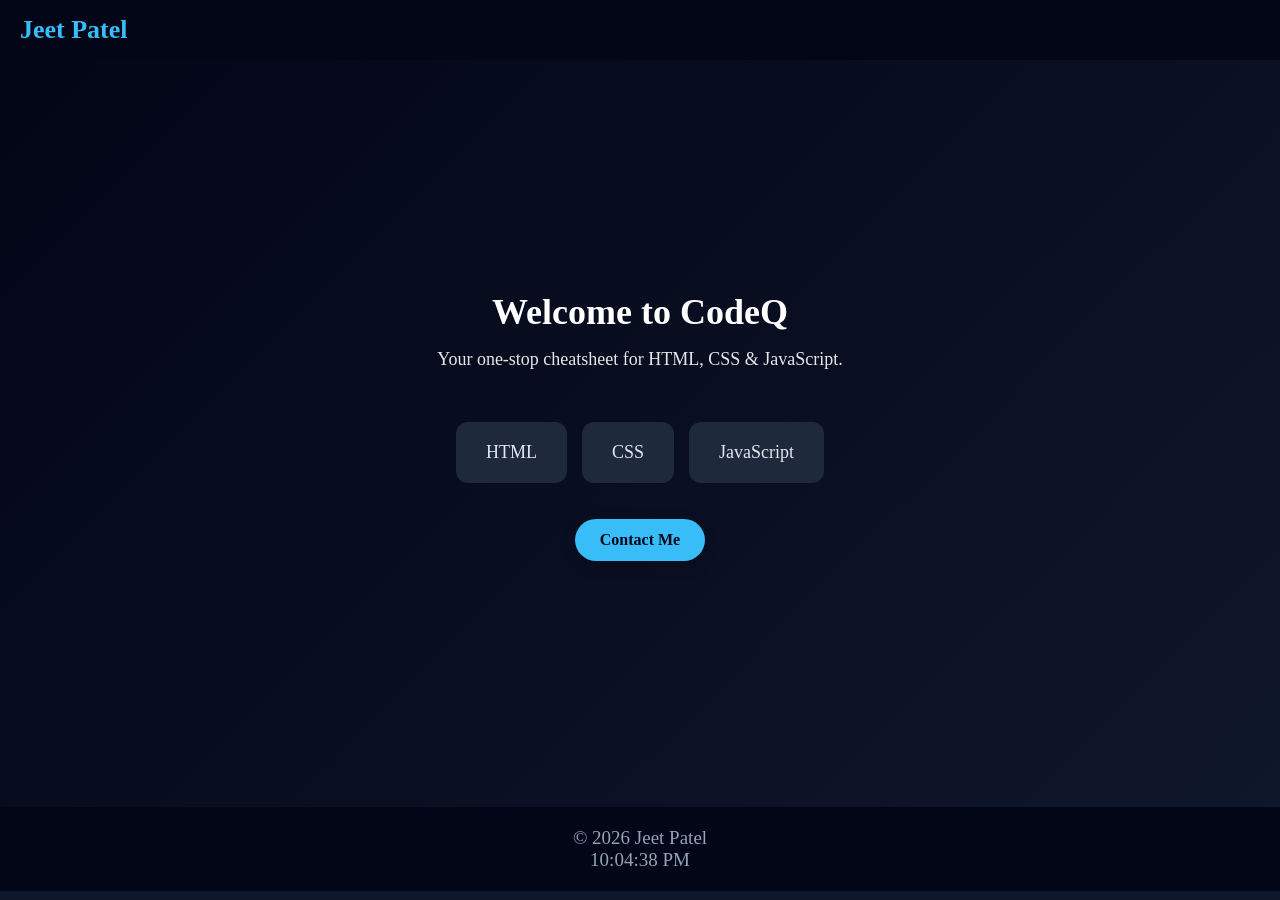
<file: index.html>
<!DOCTYPE html>
<html lang="en">

<head>
    <meta charset="UTF-8">
    <meta name="viewport" content="width=device-width, initial-scale=1.0">
    <title>CodeQuickHub - Personal Website</title>
    <link rel="stylesheet" href="style.css">
</head>

<body>


    <nav>
        <div class="logo">Jeet Patel</div>
    </nav>


    <header class="hero">
        <h1 id="typing"></h1>
        <p>Your one-stop cheatsheet for HTML, CSS & JavaScript.</p>

        <div class="hero-buttons">
            <section class="quick-links">
                <a href="html-cheatsheet.html" class="card">HTML</a>
                <a href="css-cheatsheet.html" class="card">CSS</a>
                <a href="JS-cheatsheet.html" class="card">JavaScript</a>
            </section>
            <button id="contactBtn" class="btnContact">Contact Me</button>
        </div>
    </header>

    <!-- Contact Form Popup -->
    <div id="contactPopup" class="popup">
        <div class="popup-content">
            <span id="closePopup" class="close">&times;</span>
            <h2>Contact Me</h2>
            <form id="contactForm">
                <input type="text" name="name" placeholder="Your Name" required>
                <input type="email" name="email" placeholder="Your Email" required>
                <textarea name="message" rows="4" placeholder="Your Message" required></textarea>
                <button type="submit" class="btn">Send</button>

                <br>
                <br>

                <div class="contact-links">

                    <a href="mailto:jeetpatel1344@gmail.com">📧 Email Me</a>

                    <a href="https://www.linkedin.com/in/jeet-patel-15a965275/" target="_blank">
                        💼 LinkedIn
                    </a>

                </div>

            </form>
        </div>
    </div>


    <div class="footer">
        <footer>
            <p>© 2026 Jeet Patel</p>
            <p id="clock"></p>
            <p></p>
            <p></p>
        </footer>
    </div>

    <script src="script.js"></script>
</body>

</html>
</file>
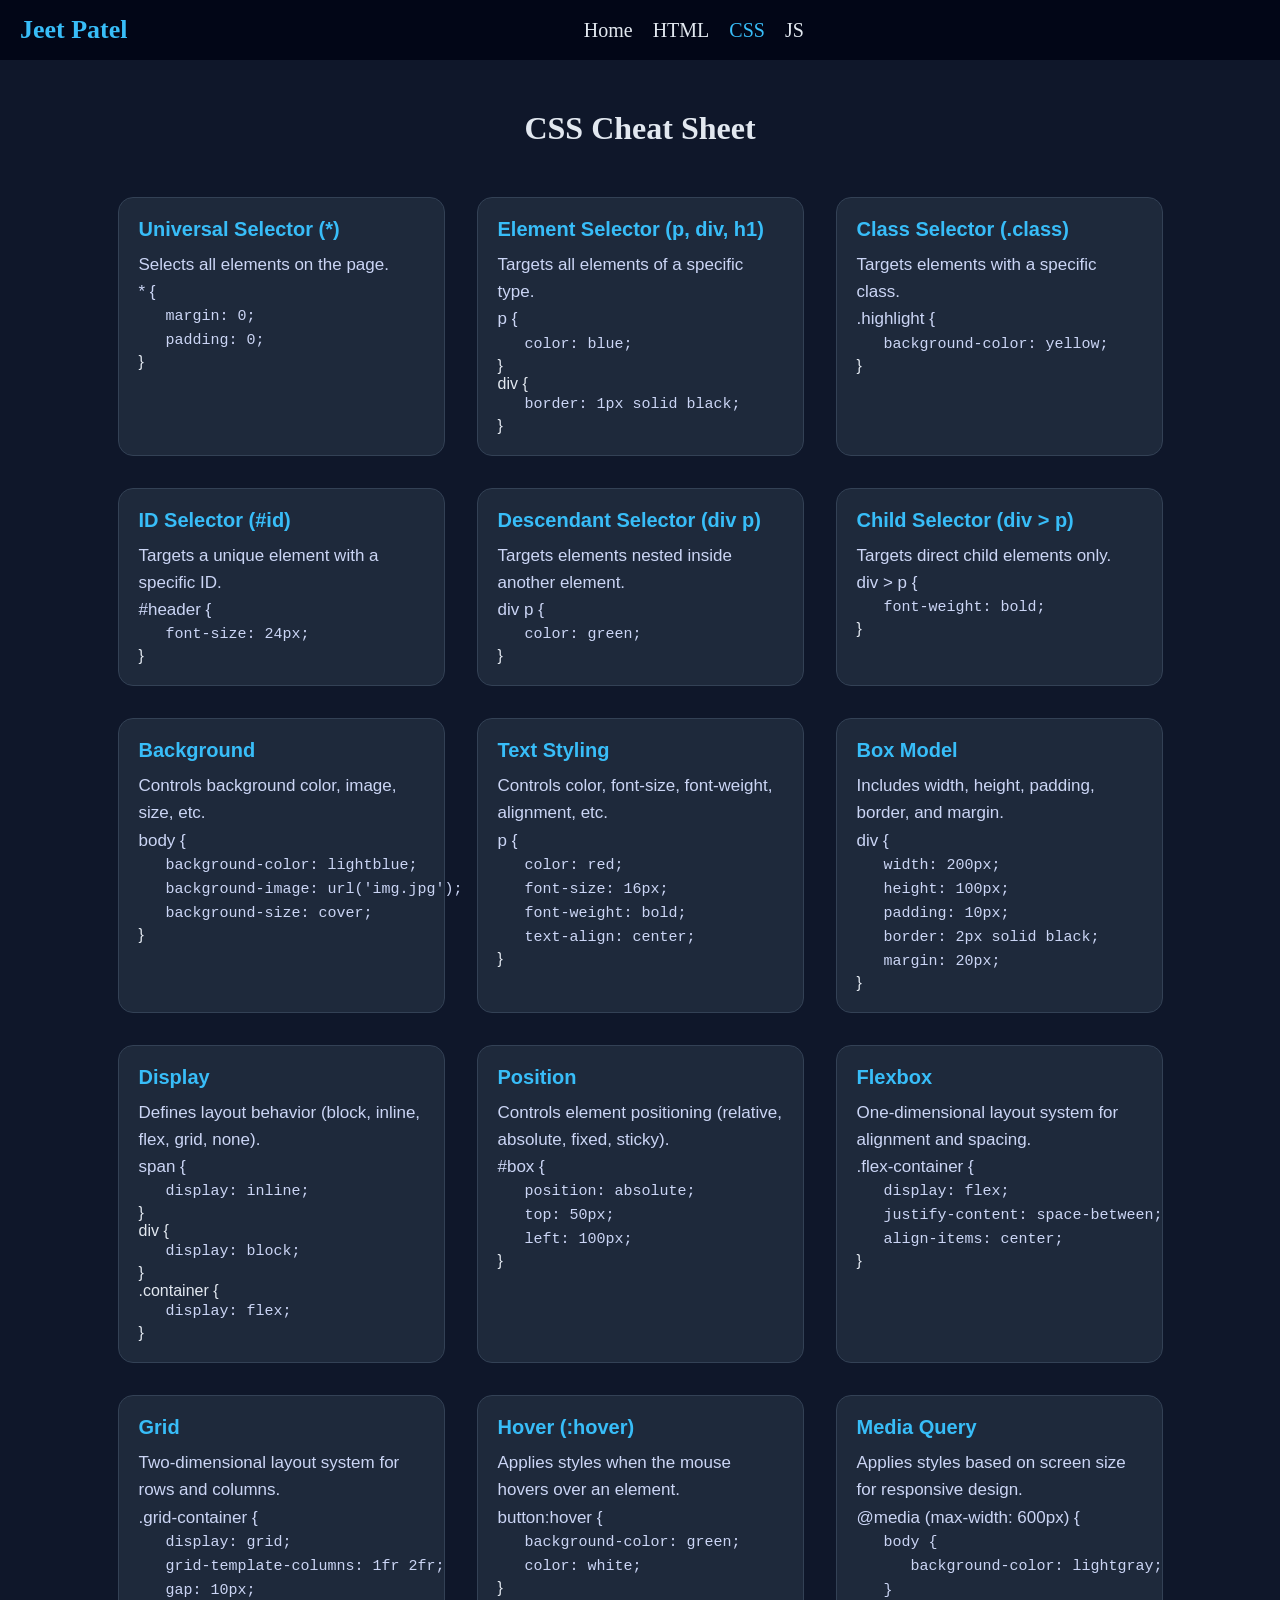
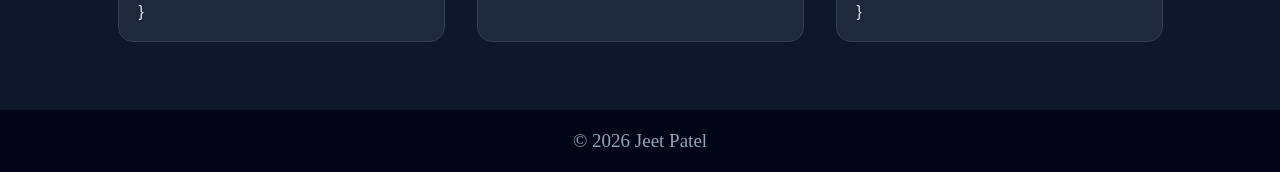
<file: css-cheatsheet.html>
<!DOCTYPE html>
<html lang="en">

<head>
    <meta charset="UTF-8">
    <meta name="viewport" content="width=device-width, initial-scale=1.0">
    <title>CSS Cheat Sheet</title>
    <link rel="stylesheet" href="style.css">
</head>

<body>



    <nav>
        <div class="logo">Jeet Patel</div>
        <ul class="nav-links">
            <li><a href="index.html">Home</a></li>
            <li><a href="html-cheatsheet.html">HTML</a></li>
            <li><a href="css-cheatsheet.html" id="selected_page">CSS</a></li>
            <li><a href="JS-cheatsheet.html">JS</a></li>
        </ul>
        <br>
    </nav>



    <br>

    <div class="Heading">
        <h1>CSS Cheat Sheet</h1>
    </div>

    <br>


    <section class="cheat-sheet">

        <!----------------------------------------------------------------------------->

        <div class="elements">
            <h2>Universal Selector (*)</h2>
            <p>Selects all elements on the page.</p>
            <p> * {
            <pre>   margin: 0; <br>   padding: 0;</pre>
            }
            </p>
        </div>

        <!----------------------------------------------------------------------------->

        <div class="elements">
            <h2>Element Selector (p, div, h1)</h2>
            <p>Targets all elements of a specific type.</p>
            <p> p {
            <pre>   color: blue;</pre> } <br>
            div {
            <pre>   border: 1px solid black;</pre> }
            </p>
        </div>

        <!----------------------------------------------------------------------------->

        <div class="elements">
            <h2>Class Selector (.class)</h2>
            <p>Targets elements with a specific class.</p>
            <p> .highlight {
            <pre>   background-color: yellow;</pre>
            }
            </p>
        </div>

        <!----------------------------------------------------------------------------->

        <div class="elements">
            <h2>ID Selector (#id)</h2>
            <p>Targets a unique element with a specific ID.</p>
            <p> #header {
            <pre>   font-size: 24px;</pre>
            }
            </p>
        </div>

        <!----------------------------------------------------------------------------->

        <div class="elements">
            <h2>Descendant Selector (div p)</h2>
            <p>Targets elements nested inside another element.</p>
            <p> div p {
            <pre>   color: green;</pre>
            }
            </p>
        </div>

        <!----------------------------------------------------------------------------->

        <div class="elements">
            <h2>Child Selector (div &gt; p)</h2>
            <p>Targets direct child elements only.</p>
            <p> div &gt; p {
            <pre>   font-weight: bold;</pre>
            }
            </p>
        </div>

        <!----------------------------------------------------------------------------->

        <div class="elements">
            <h2>Background</h2>
            <p>Controls background color, image, size, etc.</p>
            <p> body {
            <pre>   background-color: lightblue; <br>   background-image: url('img.jpg'); <br>   background-size: cover;</pre>
            }
            </p>
        </div>

        <!----------------------------------------------------------------------------->

        <div class="elements">
            <h2>Text Styling</h2>
            <p>Controls color, font-size, font-weight, alignment, etc.</p>
            <p> p {
            <pre>   color: red; <br>   font-size: 16px; <br>   font-weight: bold; <br>   text-align: center;</pre>
            }
            </p>
        </div>

        <!----------------------------------------------------------------------------->

        <div class="elements">
            <h2>Box Model</h2>
            <p>Includes width, height, padding, border, and margin.</p>
            <p> div {
            <pre>   width: 200px; <br>   height: 100px; <br>   padding: 10px; <br>   border: 2px solid black; <br>   margin: 20px;</pre>
            }
            </p>
        </div>

        <!----------------------------------------------------------------------------->

        <div class="elements">
            <h2>Display</h2>
            <p>Defines layout behavior (block, inline, flex, grid, none).</p>
            <p> span {
            <pre>   display: inline;</pre> } <br>
            div {
            <pre>   display: block;</pre> } <br>
            .container {
            <pre>   display: flex;</pre>
            }
            </p>
        </div>

        <!----------------------------------------------------------------------------->

        <div class="elements">
            <h2>Position</h2>
            <p>Controls element positioning (relative, absolute, fixed, sticky).</p>
            <p> #box {
            <pre>   position: absolute; <br>   top: 50px; <br>   left: 100px;</pre>
            }
            </p>
        </div>

        <!----------------------------------------------------------------------------->

        <div class="elements">
            <h2>Flexbox</h2>
            <p>One-dimensional layout system for alignment and spacing.</p>
            <p> .flex-container {
            <pre>   display: flex; <br>   justify-content: space-between; <br>   align-items: center;</pre>
            }
            </p>
        </div>

        <!----------------------------------------------------------------------------->

        <div class="elements">
            <h2>Grid</h2>
            <p>Two-dimensional layout system for rows and columns.</p>
            <p> .grid-container {
            <pre>   display: grid; <br>   grid-template-columns: 1fr 2fr; <br>   gap: 10px;</pre>
            }
            </p>
        </div>

        <!----------------------------------------------------------------------------->

        <div class="elements">
            <h2>Hover (:hover)</h2>
            <p>Applies styles when the mouse hovers over an element.</p>
            <p> button:hover {
            <pre>   background-color: green; <br>   color: white;</pre>
            }
            </p>
        </div>

        <!----------------------------------------------------------------------------->

        <div class="elements">
            <h2>Media Query</h2>
            <p>Applies styles based on screen size for responsive design.</p>
            <p> @media (max-width: 600px) {
            <pre>   body { <br>      background-color: lightgray; <br>   }</pre>
            }
            </p>
        </div>

        <!----------------------------------------------------------------------------->

    </section>

    <br>
    <br>
    <div class="footer">
        <footer>
            <p>© 2026 Jeet Patel</p>
        </footer>

    </div>

    <script src="script.js"></script>
</body>

</html>
</file>
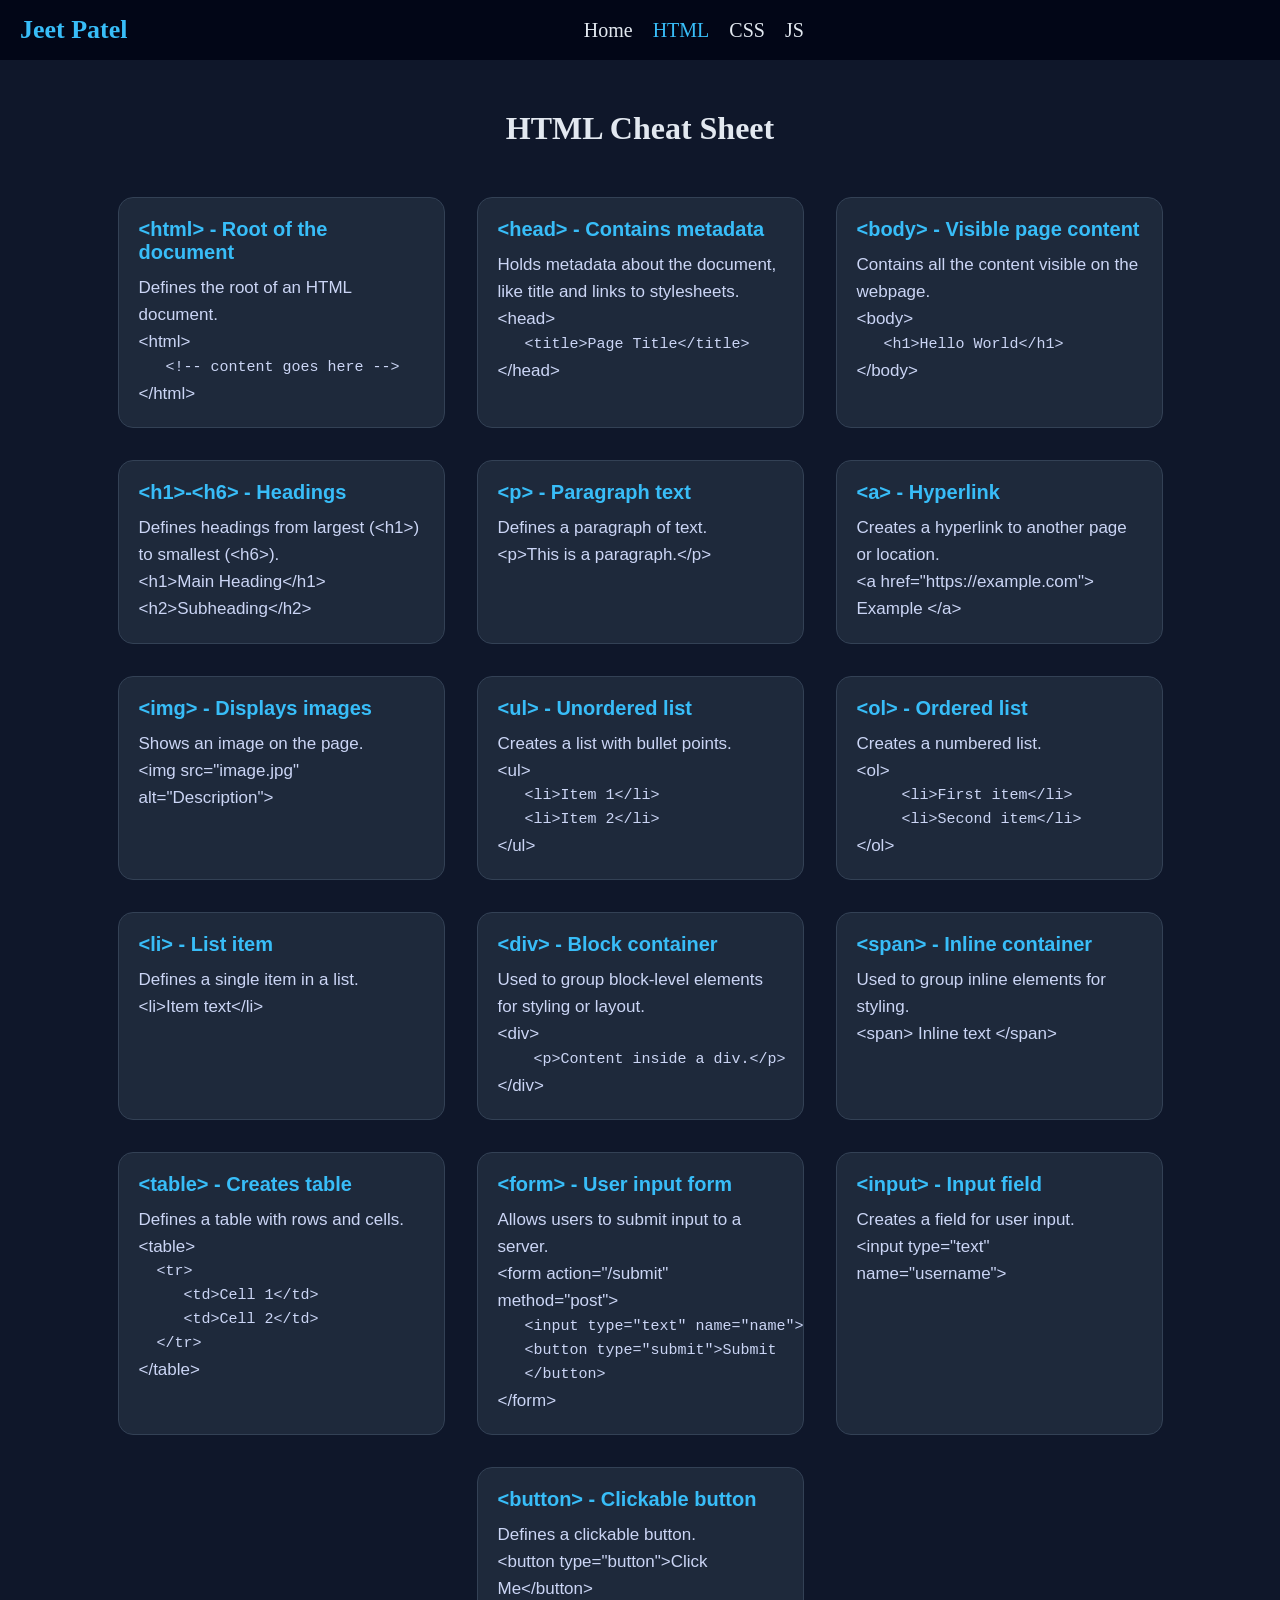
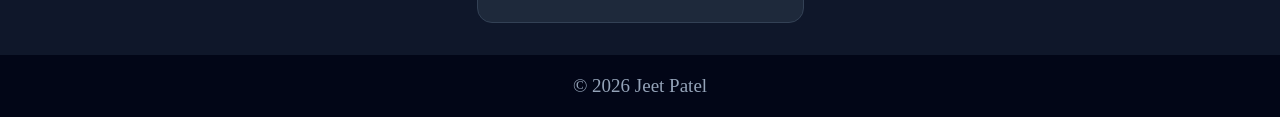
<file: html-cheatsheet.html>
<!DOCTYPE html>
<html lang="en">

<head>
    <meta charset="UTF-8">
    <meta name="viewport" content="width=device-width, initial-scale=1.0">
    <title>HTML Cheat Sheet</title>
    <link rel="stylesheet" href="style.css">
</head>


<body>

    <nav>
        <div class="logo">Jeet Patel</div>
        <ul class="nav-links">
            <li><a href="index.html">Home</a></li>
            <li><a href="html-cheatsheet.html" id="selected_page">HTML</a></li>
            <li><a href="css-cheatsheet.html">CSS</a></li>
            <li><a href="JS-cheatsheet.html">JS</a></li>
        </ul>
        <br>
    </nav>


    <br>
    <div class="Heading">
        <h1>HTML Cheat Sheet</h1>
    </div>

    <br>


    <section class="cheat-sheet">
        <!----------------------------------------------------------------------------->

        <div class="elements">
            <h2>&lt;html&gt; - Root of the document</h2>
            <p> Defines the root of an HTML document.</p>
            <p>
                &lt;html&gt;
            </p>
            <pre>   &lt;!-- content goes here --&gt;</pre>
            <p>
                &lt;/html&gt;
            </p>
        </div>
        <!----------------------------------------------------------------------------->


        <div class="elements">
            <h2>&lt;head&gt; - Contains metadata</h2>
            <p>Holds metadata about the document, like title and links to stylesheets.</p>
            <p>
                &lt;head&gt;
            </p>
            <pre>   &lt;title&gt;Page Title&lt;/title&gt;</pre>
            <p>
                &lt;/head&gt;

            </p>
        </div>

        <!----------------------------------------------------------------------------->

        <div class="elements">
            <h2>&lt;body&gt; - Visible page content</h2>
            <p>Contains all the content visible on the webpage.</p>
            <p>
                &lt;body&gt;
            </p>
            <pre>   &lt;h1&gt;Hello World&lt;/h1&gt;</pre>
            <p>
                &lt;/body&gt;
            </p>
        </div>

        <!----------------------------------------------------------------------------->

        <div class="elements">
            <h2>&lt;h1&gt;-&lt;h6&gt; - Headings</h2>
            <p>Defines headings from largest (&lt;h1&gt;) to smallest (&lt;h6&gt;).</p>
            <p>
                &lt;h1&gt;Main Heading&lt;/h1&gt; <br> &lt;h2&gt;Subheading&lt;/h2&gt;
            </p>
        </div>

        <!----------------------------------------------------------------------------->

        <div class="elements">
            <h2>&lt;p&gt; - Paragraph text</h2>
            <p>Defines a paragraph of text.</p>
            <p>&lt;p&gt;This is a paragraph.&lt;/p&gt;
            </p>
        </div>

        <!----------------------------------------------------------------------------->

        <div class="elements">
            <h2>&lt;a&gt; - Hyperlink</h2>
            <p>Creates a hyperlink to another page or location.</p>
            <p> &lt;a href="https://example.com"&gt; Example &lt;/a&gt;
            </p>
        </div>

        <!----------------------------------------------------------------------------->

        <div class="elements">
            <h2>&lt;img&gt; - Displays images</h2>
            <p>Shows an image on the page.</p>
            <p> &lt;img src="image.jpg" alt="Description"&gt;
            </p>
        </div>

        <!----------------------------------------------------------------------------->

        <div class="elements">
            <h2>&lt;ul&gt; - Unordered list</h2>
            <p>Creates a list with bullet points.</p>
            <p> &lt;ul&gt; </p>
            <pre>   &lt;li&gt;Item 1&lt;/li&gt; <br>   &lt;li&gt;Item 2&lt;/li&gt;</pre>
            <p>&lt;/ul&gt;
            </p>
        </div>

        <!----------------------------------------------------------------------------->

        <div class="elements">
            <h2>&lt;ol&gt; - Ordered list</h2>
            <p>Creates a numbered list.</p>
            <p> &lt;ol&gt;</p>
            <pre>     &lt;li&gt;First item&lt;/li&gt;<br>     &lt;li&gt;Second item&lt;/li&gt; </pre>
            <p> &lt;/ol&gt;
            </p>
        </div>

        <!----------------------------------------------------------------------------->

        <div class="elements">
            <h2>&lt;li&gt; - List item</h2>
            <p>Defines a single item in a list.</p>
            <p> &lt;li&gt;Item text&lt;/li&gt;
            </p>
        </div>

        <!----------------------------------------------------------------------------->

        <div class="elements">
            <h2>&lt;div&gt; - Block container</h2>
            <p>Used to group block-level elements for styling or layout.</p>
            <p> &lt;div&gt;</p>
            <pre>    &lt;p&gt;Content inside a div.&lt;/p&gt; </pre>
            <p>&lt;/div&gt;
            </p>
        </div>

        <!----------------------------------------------------------------------------->

        <div class="elements">
            <h2>&lt;span&gt; - Inline container</h2>
            <p>Used to group inline elements for styling.</p>
            <p> &lt;span&gt; Inline text &lt;/span&gt;
            </p>
        </div>

        <!----------------------------------------------------------------------------->

        <div class="elements">
            <h2>&lt;table&gt; - Creates table</h2>
            <p>Defines a table with rows and cells.</p>
            <p> &lt;table&gt; </p>
            <pre>  &lt;tr&gt; <br>     &lt;td&gt;Cell 1&lt;/td&gt; <br>     &lt;td&gt;Cell 2&lt;/td&gt; <br>  &lt;/tr&gt; </pre>
            <p>&lt;/table&gt;
            </p>
        </div>

        <!----------------------------------------------------------------------------->

        <div class="elements">
            <h2>&lt;form&gt; - User input form</h2>
            <p>Allows users to submit input to a server.</p>
            <p> &lt;form action="/submit" method="post"&gt; </p>
            <pre>   &lt;input type="text" name="name"&gt; <br>   &lt;button type="submit"&gt;Submit <br>   &lt;/button&gt;</pre>
            <p>&lt;/form&gt;
            </p>
        </div>

        <!----------------------------------------------------------------------------->

        <div class="elements">
            <h2>&lt;input&gt; - Input field</h2>
            <p>Creates a field for user input.</p>
            <p> &lt;input type="text" name="username"&gt;
            </p>
        </div>

        <!----------------------------------------------------------------------------->

        <div class="elements">
            <h2>&lt;button&gt; - Clickable button</h2>
            <p>Defines a clickable button.</p>
            <p> &lt;button type="button"&gt;Click Me&lt;/button&gt;
            </p>
        </div>
        <!----------------------------------------------------------------------------->

    </section>

    <div class="footer">
        <footer>
            <p>© 2026 Jeet Patel</p>
        </footer>

    </div>

    <script src="script.js"></script>
</body>

</html>
</file>
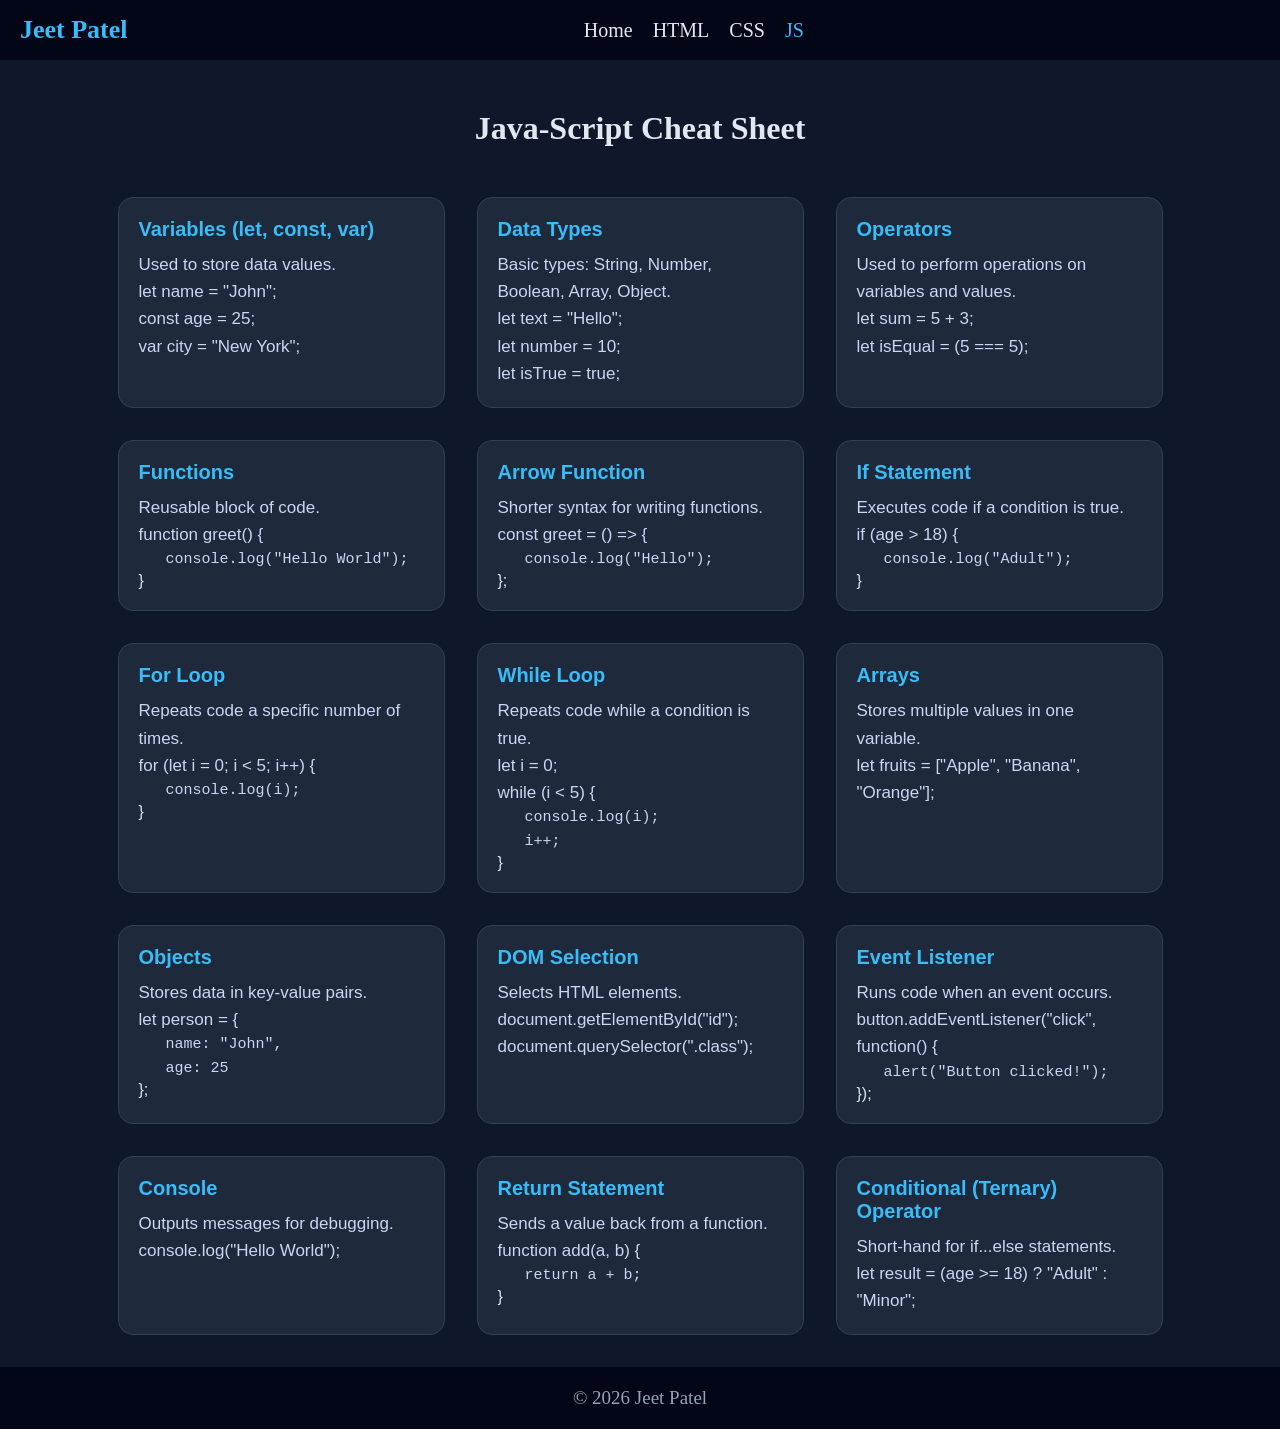
<file: JS-cheatsheet.html>
<!DOCTYPE html>
<html lang="en">

<head>
    <meta charset="UTF-8">
    <meta name="viewport" content="width=device-width, initial-scale=1.0">
    <title>JS Cheat Sheet</title>
    <link rel="stylesheet" href="style.css">
</head>

<body>


    <nav>
        <div class="logo">Jeet Patel</div>
        <ul class="nav-links">
            <li><a href="index.html">Home</a></li>
            <li><a href="html-cheatsheet.html">HTML</a></li>
            <li><a href="css-cheatsheet.html">CSS</a></li>
            <li><a href="JS-cheatsheet.html" id="selected_page">JS</a></li>
        </ul>
        <br>
    </nav>




    <br>
    <div class="Heading">
        <h1>Java-Script Cheat Sheet</h1>
    </div>

    <br>

    <section class="cheat-sheet">

        <!----------------------------------------------------------------------------->

        <div class="elements">
            <h2>Variables (let, const, var)</h2>
            <p>Used to store data values.</p>
            <p> let name = "John"; <br> const age = 25; <br> var city = "New York"; </p>
        </div>

        <!----------------------------------------------------------------------------->

        <div class="elements">
            <h2>Data Types</h2>
            <p>Basic types: String, Number, Boolean, Array, Object.</p>
            <p> let text = "Hello"; <br> let number = 10; <br> let isTrue = true; </p>
        </div>

        <!----------------------------------------------------------------------------->

        <div class="elements">
            <h2>Operators</h2>
            <p>Used to perform operations on variables and values.</p>
            <p> let sum = 5 + 3; <br> let isEqual = (5 === 5); </p>
        </div>

        <!----------------------------------------------------------------------------->

        <div class="elements">
            <h2>Functions</h2>
            <p>Reusable block of code.</p>
            <p> function greet() {
            <pre>   console.log("Hello World"); </pre>
            } </p>
        </div>

        <!----------------------------------------------------------------------------->

        <div class="elements">
            <h2>Arrow Function</h2>
            <p>Shorter syntax for writing functions.</p>
            <p> const greet = () =&gt; {
            <pre>   console.log("Hello"); </pre>
            }; </p>
        </div>

        <!----------------------------------------------------------------------------->

        <div class="elements">
            <h2>If Statement</h2>
            <p>Executes code if a condition is true.</p>
            <p> if (age &gt; 18) {
            <pre>   console.log("Adult"); </pre>
            } </p>
        </div>

        <!----------------------------------------------------------------------------->

        <div class="elements">
            <h2>For Loop</h2>
            <p>Repeats code a specific number of times.</p>
            <p> for (let i = 0; i &lt; 5; i++) {
            <pre>   console.log(i); </pre>
            } </p>
        </div>

        <!----------------------------------------------------------------------------->

        <div class="elements">
            <h2>While Loop</h2>
            <p>Repeats code while a condition is true.</p>
            <p> let i = 0; <br> while (i &lt; 5) {
            <pre>   console.log(i); <br>   i++; </pre>
            } </p>
        </div>

        <!----------------------------------------------------------------------------->

        <div class="elements">
            <h2>Arrays</h2>
            <p>Stores multiple values in one variable.</p>
            <p> let fruits = ["Apple", "Banana", "Orange"]; </p>
        </div>

        <!----------------------------------------------------------------------------->

        <div class="elements">
            <h2>Objects</h2>
            <p>Stores data in key-value pairs.</p>
            <p> let person = {
            <pre>   name: "John", <br>   age: 25 </pre>
            }; </p>
        </div>

        <!----------------------------------------------------------------------------->

        <div class="elements">
            <h2>DOM Selection</h2>
            <p>Selects HTML elements.</p>
            <p> document.getElementById("id"); <br> document.querySelector(".class"); </p>
        </div>

        <!----------------------------------------------------------------------------->

        <div class="elements">
            <h2>Event Listener</h2>
            <p>Runs code when an event occurs.</p>
            <p> button.addEventListener("click", function() {
            <pre>   alert("Button clicked!"); </pre>
            }); </p>
        </div>

        <!----------------------------------------------------------------------------->

        <div class="elements">
            <h2>Console</h2>
            <p>Outputs messages for debugging.</p>
            <p> console.log("Hello World"); </p>
        </div>

        <!----------------------------------------------------------------------------->

        <div class="elements">
            <h2>Return Statement</h2>
            <p>Sends a value back from a function.</p>
            <p> function add(a, b) {
            <pre>   return a + b; </pre>
            } </p>
        </div>

        <!----------------------------------------------------------------------------->

        <div class="elements">
            <h2>Conditional (Ternary) Operator</h2>
            <p>Short-hand for if...else statements.</p>
            <p> let result = (age &gt;= 18) ? "Adult" : "Minor"; </p>
        </div>

        <!----------------------------------------------------------------------------->

    </section>


    <div class="footer">
        <footer>
            <p>© 2026 Jeet Patel</p>
        </footer>

    </div>


    <script src="script.js"></script>
</body>

</html>
</file>
<file: style.css>
* {
    margin: 0;
    padding: 0;
    box-sizing: border-box;
}


nav {
    display: flex;
    justify-content: space-between;
    align-items: center;
    padding: 15px 20px;
    background: #020617;
    color: #e2e8f0;
}


.logo {
    font-size: 26px;
    font-weight: bold;
    color: #38bdf8;
}


.nav-links {
    display: flex;
    list-style: none;
    gap: 20px;
    margin: 0;
    padding: 0;
}


.nav-links li {
    margin-left: 0;
}


.nav-links a {
    text-decoration: none;
    font-size: 20px;
    color: #e2e8f0;
}


.nav-links a:hover {
    color: #38bdf8;
}


/* Hero Section */
.hero {
    height: 79vh;
    min-height: 83vh;
    padding: 20% 20%;
    display: flex;
    flex-direction: column;
    justify-content: center;
    align-items: center;
    color: white;
    text-align: center;
    animation: fadeIn 1.5s ease-in-out;
    background: linear-gradient(135deg, #020617, #0f172a);
}

.hero h1 {
    font-size: 36px;
    font-weight: bold;
}


.hero p {
    margin-top: 1rem;
    font-size: 18px;
    opacity: 0.9;
}


.hero-buttons {
    margin-top: 2rem;
}


.btnContact,
.btn {
    display: inline-block;
    margin: 1rem;
    padding: 12px 25px;
    border-radius: 30px;
    text-decoration: none;
    font-weight: bold;
    transition: 0.3s;
    box-shadow: 0 5px 15px rgba(0, 0, 0, 0.2);
    background: #38bdf8;
    color: #020617;
}


.btnContact {
    border: none;
    font-family: 'Times New Roman', Times, serif;
    font-weight: bold;
    font-size: medium;
}


.btnContact:hover,
.btn:hover {
    transform: scale(1.05);
    background: #0ea5e9;
    color: white;
}


.quick-links {
    display: flex;
    flex-wrap: wrap;
    justify-content: center;
    gap: 15px;
    margin-top: 20px;
}

.card {
    background: #1e293b;
    color: #e2e8f0;
    padding: 20px 30px;
    border-radius: 12px;
    text-decoration: none;
    font-size: 18px;
    transition: 0.3s;
    margin-bottom: 20px;
    text-align: center;
}

.card:hover {
    background: #38bdf8;
    color: #020617;
    transform: translateY(-5px);
}




.Heading {
    text-align: center;
    margin-top: 2rem;
}

/* Set text color of the selected link/page in navigation bar */

#selected_page {
    color: #38bdf8;
}


.cheat-sheet {
    display: flex;
    flex-wrap: wrap;
    justify-content: center;
    gap: 2rem;
    padding: 2rem;
}


.elements {
    width: 100%;
    max-width: 327px;
    padding: 20px;
    transition: transform 0.3s, box-shadow 0.3s;
    border-radius: 15px;
    background: #1e293b;
    color: #e2e8f0;
    border: 1px solid #334155;
    font-family: Arial, sans-serif;
}


.elements:hover {
    transform: translateY(-10px) scale(1.02);
    box-shadow: 0 10px 25px rgba(0, 0, 0, 0.4);
}


.elements h2 {
    font-size: 20px;
    color: #38bdf8;
    margin-bottom: 10px;

}


.elements p {
    color: #cbd5f5;
    font-size: 17px;
    line-height: 1.6;
}


.elements pre {
    color: #cbd5f5;
    font-size: 15px;
    line-height: 1.6;
}

/* Popup */
.popup {
    display: none;
    position: fixed;
    top: 0;
    left: 0;
    width: 100%;
    height: 100%;
    background: rgba(0, 0, 0, 0.7);
    justify-content: center;
    align-items: center;
    z-index: 1000;
}


.popup-content {
    background: white;
    padding: 30px;
    border-radius: 15px;
    width: 90%;
    max-width: 400px;
    text-align: center;
    position: relative;
}


.popup-content input,
.popup-content textarea {
    width: 100%;
    padding: 10px;
    margin: 10px 0;
    border-radius: 8px;
    border: 1px solid #ccc;
}


.popup-content button {
    margin-top: 10px;
    background-color: white;
}

.popup-content h2 {
    color: #020617;
}

/* Close Button */
.close {
    position: absolute;
    color: #020617;
    top: 10px;
    right: 15px;
    font-size: 24px;
    cursor: pointer;
}


.contact-links {
    display: flex;
    justify-content: center;
    gap: 25px;
    flex-wrap: wrap;
}


.contact-links a {
    text-decoration: none;
    padding: 10px 18px;
    background: #545456;
    border-radius: 25px;
    color: #eaebeb;
    transition: 0.3s;
}


.contact-links a:hover {
    background: #0ea5e9;
    color: #020617;
}


body {
    background: #0f172a;
    color: #e2e8f0;
    padding: 0;

}

.footer {
    font-size: 19px;
    position: relative;
    text-align: center;
    padding: 20px;
    background: #020617;
    color: #94a3b8;
}


@media (max-width: 768px) {


    nav {
        flex-direction: row;
        align-items: center;
        text-align: center;
    }

    .nav-links {
        flex-direction: row;
        gap: 10px;
        margin-top: 10px;
    }

    .nav-links a {
        font-size: 19px;
        margin-right: 4px;
    }

    .logo {
        padding-top: 10px;
        font-size: 20px;
        font-weight: bold;
    }


    .hero {
        height: calc(100vh - 125px);
        padding: 20px 15px;
    }

    .hero h1 {
        font-size: 22px;
    }

    .hero p {
        font-size: 14px;
    }


    .btn,
    .btnContact {
        padding: 10px 18px;
        font-size: 14px;
    }


    .elements {
        width: 100%;
        max-width: 100%;
    }


    .popup-content {
        width: 100%;
        max-width: 300px;
    }


    .footer {
        font-size: 14px;
        padding: 15px;
    }
}
</file>
